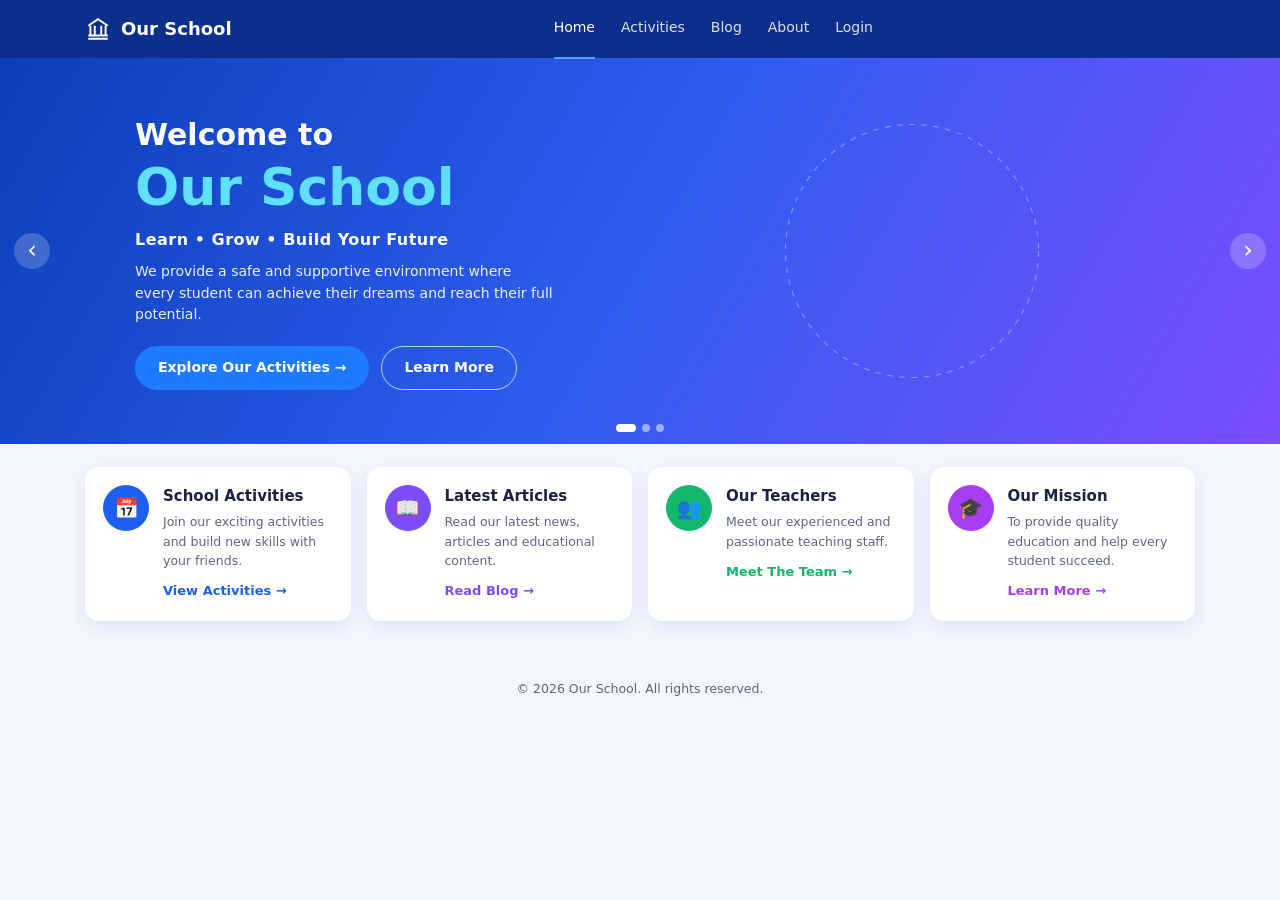
<file: index.html>
<!DOCTYPE html>
<html lang="en">
<head>
  <meta charset="UTF-8">
  <meta name="viewport" content="width=device-width, initial-scale=1.0">
  <title>Our School - Home</title>
  <link rel="stylesheet" href="style.css">
</head>
<body>

<nav class="navbar">
  <div class="nav-inner">
    <input type="checkbox" id="menu-toggle" class="menu-check">
    <a href="index.html" class="logo">
      <svg viewBox="0 0 24 24" fill="none" stroke="#fff" stroke-width="1.8"><path d="M3 9l9-6 9 6M5 9v9M9 9v9M15 9v9M19 9v9M3 21h18M3 18h18"/></svg>
      Our School
    </a>
    <ul class="nav-links">
      <li><a href="index.html" class="active">Home</a></li>
      <li><a href="activities.html">Activities</a></li>
      <li><a href="blog.html">Blog</a></li>
      <li><a href="about.html">About</a></li>
      <li><a href="login.html">Login</a></li>
    </ul>
    <div class="nav-tools">
      <label for="menu-toggle" class="icon-btn menu-btn" aria-label="Menu">&#9776;</label>
    </div>
  </div>
</nav>

<header class="hero">
  <input type="radio" name="slider" id="s1" checked>
  <input type="radio" name="slider" id="s2">
  <input type="radio" name="slider" id="s3">

  <div class="slide slide-1">
    <label for="s3" class="arrow prev" aria-label="Previous">&#8249;</label>
    <label for="s2" class="arrow next" aria-label="Next">&#8250;</label>
    <div class="hero-inner">
      <div>
        <h1>Welcome to <span>Our School</span></h1>
        <p class="tagline">Learn &bull; Grow &bull; Build Your Future</p>
        <p class="desc">We provide a safe and supportive environment where every student can achieve their dreams and reach their full potential.</p>
        <div class="hero-btns">
          <a href="activities.html" class="btn btn-primary">Explore Our Activities &rarr;</a>
          <a href="about.html" class="btn btn-outline">Learn More</a>
        </div>
      </div>
      <div class="hero-art"><svg viewBox="0 0 300 260" fill="none"><circle cx="150" cy="130" r="115" stroke="#fff" stroke-opacity=".35" stroke-dasharray="5 6"/><text x="150" y="160" font-size="130" text-anchor="middle">&#127979;</text><text x="60" y="60" font-size="34">&#127891;</text><text x="225" y="55" font-size="30">&#10024;</text><text x="235" y="200" font-size="30">&#128218;</text></svg></div>
    </div>
  </div>

  <div class="slide slide-2">
    <label for="s1" class="arrow prev" aria-label="Previous">&#8249;</label>
    <label for="s3" class="arrow next" aria-label="Next">&#8250;</label>
    <div class="hero-inner">
      <div>
        <h1>Discover Our <span>Activities</span></h1>
        <p class="tagline">Sports &bull; Arts &bull; Science &bull; Technology</p>
        <p class="desc">Join clubs and workshops that build new skills, spark creativity, and help you make great friends.</p>
        <div class="hero-btns">
          <a href="activities.html" class="btn btn-primary">See Activities &rarr;</a>
          <a href="register.html" class="btn btn-outline">Book Your Place</a>
        </div>
      </div>
      <div class="hero-art"><svg viewBox="0 0 300 260"><text x="150" y="170" font-size="140" text-anchor="middle">&#127912;</text><text x="50" y="70" font-size="40">&#9917;</text><text x="225" y="70" font-size="40">&#129302;</text></svg></div>
    </div>
  </div>

  <div class="slide slide-3">
    <label for="s2" class="arrow prev" aria-label="Previous">&#8249;</label>
    <label for="s1" class="arrow next" aria-label="Next">&#8250;</label>
    <div class="hero-inner">
      <div>
        <h1>Meet Our <span>Teachers</span></h1>
        <p class="tagline">Experienced &bull; Caring &bull; Inspiring</p>
        <p class="desc">Our passionate teaching team helps every student discover what they love and become their best.</p>
        <div class="hero-btns">
          <a href="about.html" class="btn btn-primary">Meet The Team &rarr;</a>
          <a href="blog.html" class="btn btn-outline">Read Our Blog</a>
        </div>
      </div>
      <div class="hero-art"><svg viewBox="0 0 300 260"><text x="150" y="170" font-size="140" text-anchor="middle">&#128105;&#8205;&#127979;</text><text x="55" y="65" font-size="36">&#128161;</text><text x="225" y="75" font-size="36">&#11088;</text></svg></div>
    </div>
  </div>

  <div class="dots">
    <label for="s1"></label>
    <label for="s2"></label>
    <label for="s3"></label>
  </div>
</header>

<section class="features">
  <div class="feature">
    <div class="ic" style="background:#1d5ff0">&#128197;</div>
    <div>
      <h3>School Activities</h3>
      <p>Join our exciting activities and build new skills with your friends.</p>
      <a href="activities.html" style="color:#1d5ff0">View Activities &rarr;</a>
    </div>
  </div>
  <div class="feature">
    <div class="ic" style="background:#7c4dff">&#128214;</div>
    <div>
      <h3>Latest Articles</h3>
      <p>Read our latest news, articles and educational content.</p>
      <a href="blog.html" style="color:#7c4dff">Read Blog &rarr;</a>
    </div>
  </div>
  <div class="feature">
    <div class="ic" style="background:#12b76a">&#128101;</div>
    <div>
      <h3>Our Teachers</h3>
      <p>Meet our experienced and passionate teaching staff.</p>
      <a href="about.html" style="color:#12b76a">Meet The Team &rarr;</a>
    </div>
  </div>
  <div class="feature">
    <div class="ic" style="background:#a63df0">&#127891;</div>
    <div>
      <h3>Our Mission</h3>
      <p>To provide quality education and help every student succeed.</p>
      <a href="about.html" style="color:#a63df0">Learn More &rarr;</a>
    </div>
  </div>
</section>

<footer>&copy; 2026 Our School. All rights reserved.</footer>
</body>
</html>
</file>
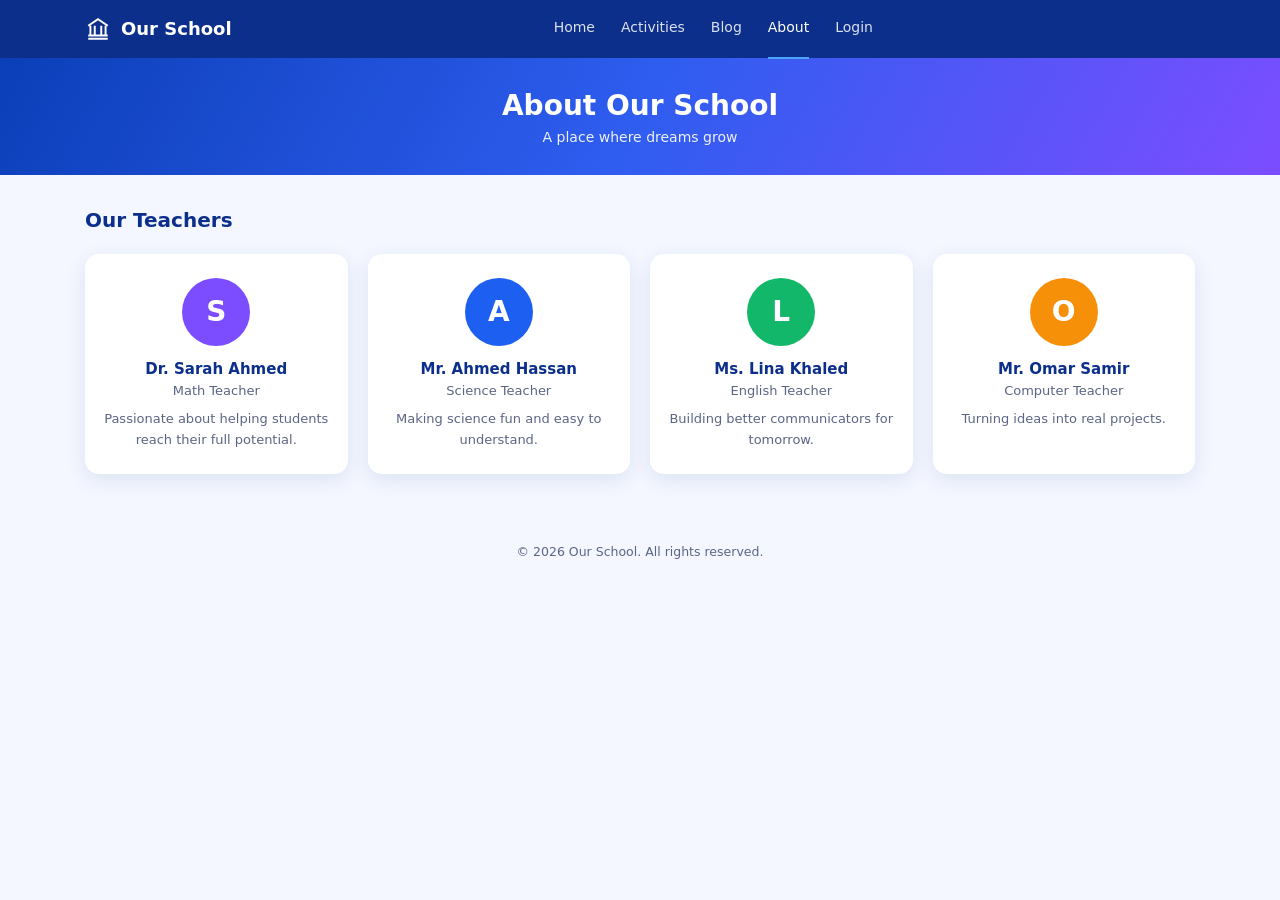
<file: about.html>
<!DOCTYPE html>
<html lang="en">
<head>
  <meta charset="UTF-8">
  <meta name="viewport" content="width=device-width, initial-scale=1.0">
  <title>Our School - About</title>
  <link rel="stylesheet" href="style.css">
</head>
<body>

<nav class="navbar">
  <div class="nav-inner">
    <input type="checkbox" id="menu-toggle" class="menu-check">
    <a href="index.html" class="logo">
      <svg viewBox="0 0 24 24" fill="none" stroke="#fff" stroke-width="1.8"><path d="M3 9l9-6 9 6M5 9v9M9 9v9M15 9v9M19 9v9M3 21h18M3 18h18"/></svg>
      Our School
    </a>
    <ul class="nav-links">
      <li><a href="index.html">Home</a></li>
      <li><a href="activities.html">Activities</a></li>
      <li><a href="blog.html">Blog</a></li>
      <li><a href="about.html" class="active">About</a></li>
      <li><a href="login.html">Login</a></li>
    </ul>
    <div class="nav-tools">
      <label for="menu-toggle" class="icon-btn menu-btn" aria-label="Menu">&#9776;</label>
    </div>
  </div>
</nav>

<div class="banner">
  <h1>About Our School</h1>
  <p>A place where dreams grow</p>
</div>

<main class="container">
  <h2 class="section-title">Our Teachers</h2>
  <div class="grid-4">
    <div class="teacher">
      <div class="avatar" style="background:#7c4dff">S</div>
      <h3>Dr. Sarah Ahmed</h3>
      <div class="role">Math Teacher</div>
      <p>Passionate about helping students reach their full potential.</p>
    </div>
    <div class="teacher">
      <div class="avatar" style="background:#1d5ff0">A</div>
      <h3>Mr. Ahmed Hassan</h3>
      <div class="role">Science Teacher</div>
      <p>Making science fun and easy to understand.</p>
    </div>
    <div class="teacher">
      <div class="avatar" style="background:#12b76a">L</div>
      <h3>Ms. Lina Khaled</h3>
      <div class="role">English Teacher</div>
      <p>Building better communicators for tomorrow.</p>
    </div>
    <div class="teacher">
      <div class="avatar" style="background:#f79009">O</div>
      <h3>Mr. Omar Samir</h3>
      <div class="role">Computer Teacher</div>
      <p>Turning ideas into real projects.</p>
    </div>
  </div>
</main>

<footer>&copy; 2026 Our School. All rights reserved.</footer>
</body>
</html>
</file>
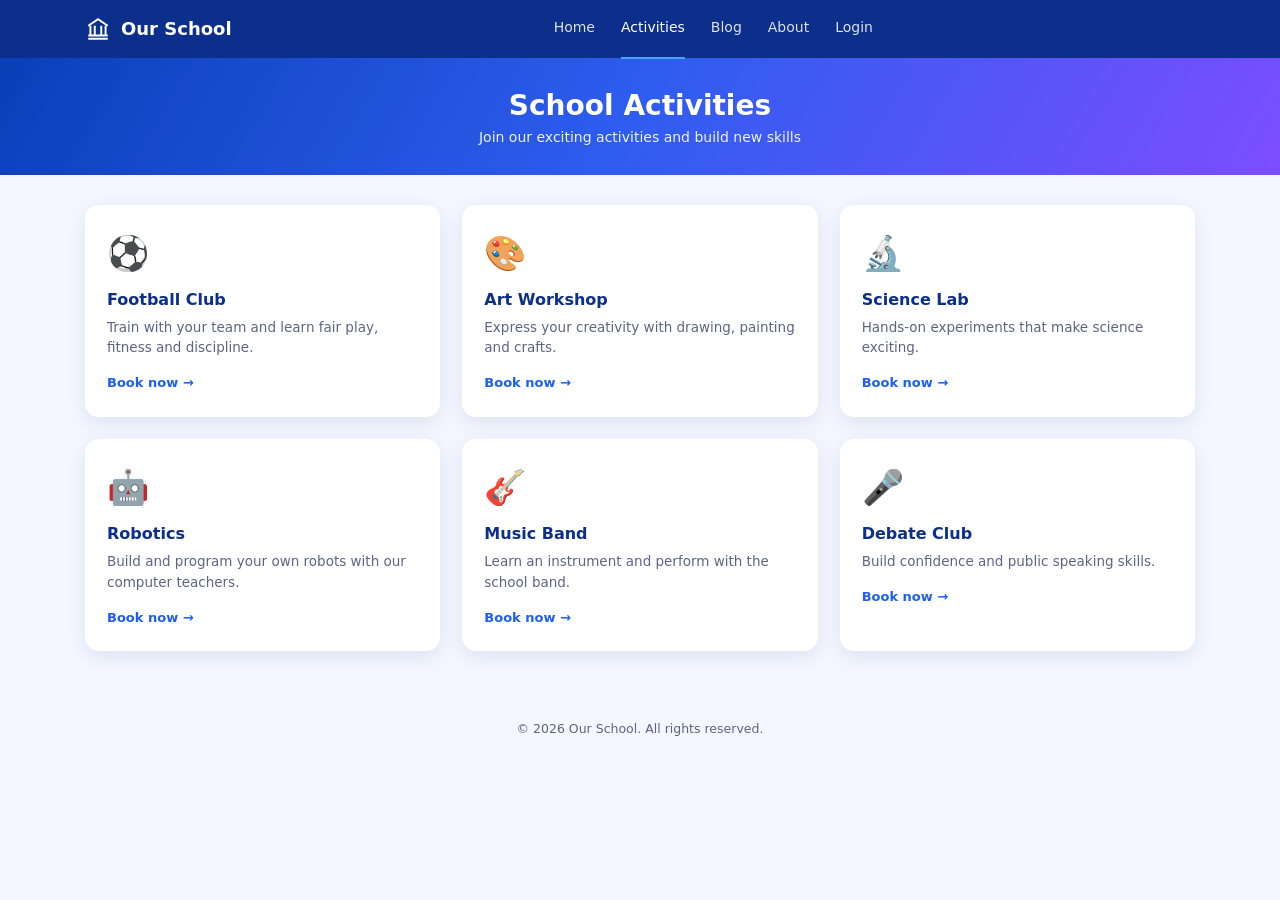
<file: activities.html>
<!DOCTYPE html>
<html lang="en">
<head>
  <meta charset="UTF-8">
  <meta name="viewport" content="width=device-width, initial-scale=1.0">
  <title>Our School - Activities</title>
  <link rel="stylesheet" href="style.css">
</head>
<body>

<nav class="navbar">
  <div class="nav-inner">
    <input type="checkbox" id="menu-toggle" class="menu-check">
    <a href="index.html" class="logo">
      <svg viewBox="0 0 24 24" fill="none" stroke="#fff" stroke-width="1.8"><path d="M3 9l9-6 9 6M5 9v9M9 9v9M15 9v9M19 9v9M3 21h18M3 18h18"/></svg>
      Our School
    </a>
    <ul class="nav-links">
      <li><a href="index.html">Home</a></li>
      <li><a href="activities.html" class="active">Activities</a></li>
      <li><a href="blog.html">Blog</a></li>
      <li><a href="about.html">About</a></li>
      <li><a href="login.html">Login</a></li>
    </ul>
    <div class="nav-tools">
      <label for="menu-toggle" class="icon-btn menu-btn" aria-label="Menu">&#9776;</label>
    </div>
  </div>
</nav>

<div class="banner">
  <h1>School Activities</h1>
  <p>Join our exciting activities and build new skills</p>
</div>

<main class="container">
  <div class="grid-3">
    <div class="act"><div class="em">&#9917;</div><h3>Football Club</h3><p>Train with your team and learn fair play, fitness and discipline.</p><a href="register.html">Book now &rarr;</a></div>
    <div class="act"><div class="em">&#127912;</div><h3>Art Workshop</h3><p>Express your creativity with drawing, painting and crafts.</p><a href="register.html">Book now &rarr;</a></div>
    <div class="act"><div class="em">&#128300;</div><h3>Science Lab</h3><p>Hands-on experiments that make science exciting.</p><a href="register.html">Book now &rarr;</a></div>
    <div class="act"><div class="em">&#129302;</div><h3>Robotics</h3><p>Build and program your own robots with our computer teachers.</p><a href="register.html">Book now &rarr;</a></div>
    <div class="act"><div class="em">&#127928;</div><h3>Music Band</h3><p>Learn an instrument and perform with the school band.</p><a href="register.html">Book now &rarr;</a></div>
    <div class="act"><div class="em">&#127908;</div><h3>Debate Club</h3><p>Build confidence and public speaking skills.</p><a href="register.html">Book now &rarr;</a></div>
  </div>
</main>

<footer>&copy; 2026 Our School. All rights reserved.</footer>
</body>
</html>
</file>
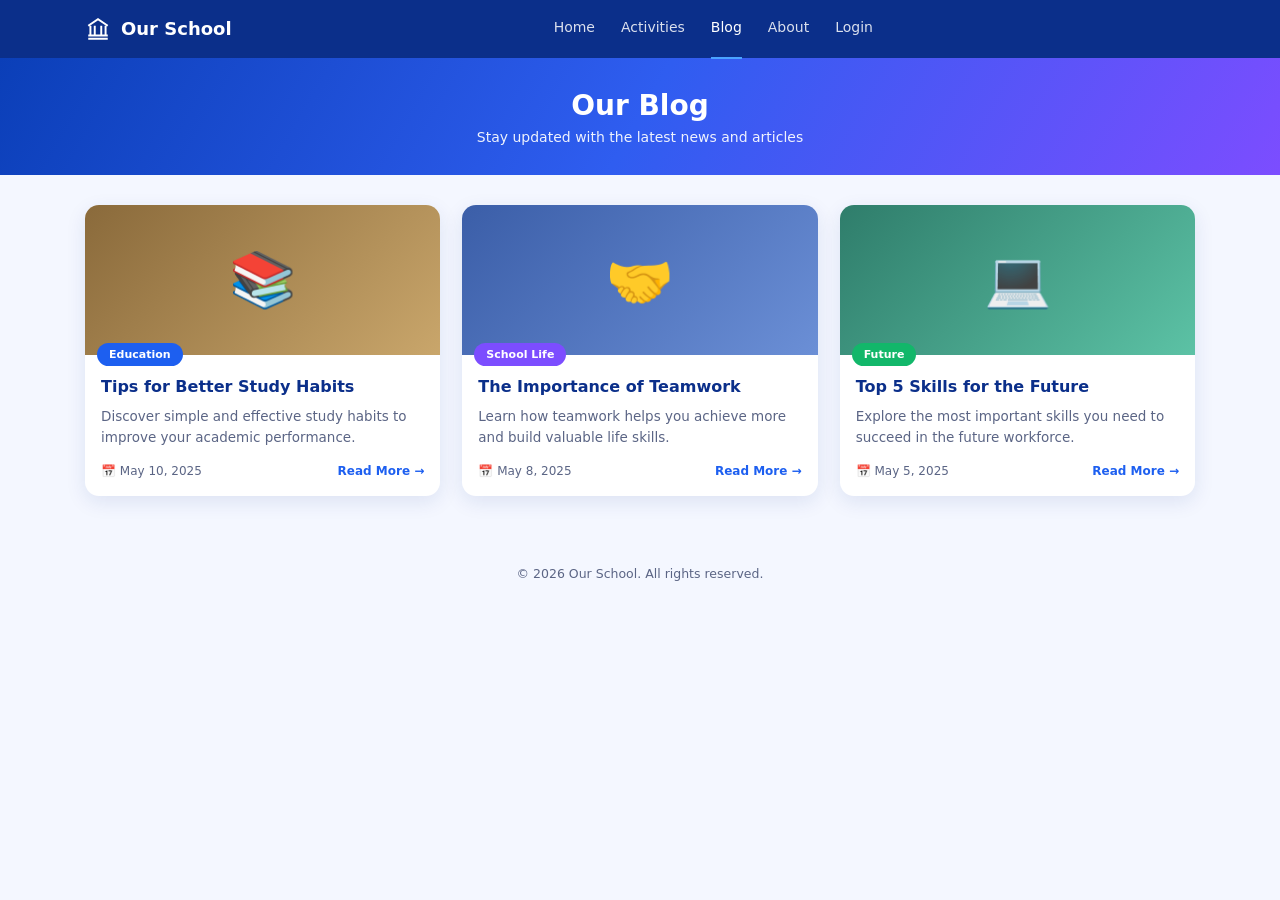
<file: blog.html>
<!DOCTYPE html>
<html lang="en">
<head>
  <meta charset="UTF-8">
  <meta name="viewport" content="width=device-width, initial-scale=1.0">
  <title>Our School - Blog</title>
  <link rel="stylesheet" href="style.css">
</head>
<body>

<nav class="navbar">
  <div class="nav-inner">
    <input type="checkbox" id="menu-toggle" class="menu-check">
    <a href="index.html" class="logo">
      <svg viewBox="0 0 24 24" fill="none" stroke="#fff" stroke-width="1.8"><path d="M3 9l9-6 9 6M5 9v9M9 9v9M15 9v9M19 9v9M3 21h18M3 18h18"/></svg>
      Our School
    </a>
    <ul class="nav-links">
      <li><a href="index.html">Home</a></li>
      <li><a href="activities.html">Activities</a></li>
      <li><a href="blog.html" class="active">Blog</a></li>
      <li><a href="about.html">About</a></li>
      <li><a href="login.html">Login</a></li>
    </ul>
    <div class="nav-tools">
      <label for="menu-toggle" class="icon-btn menu-btn" aria-label="Menu">&#9776;</label>
    </div>
  </div>
</nav>

<div class="banner">
  <h1>Our Blog</h1>
  <p>Stay updated with the latest news and articles</p>
</div>

<main class="container">
  <div class="grid-3">
    <article class="post">
      <div class="thumb" style="background:linear-gradient(135deg,#8a6a3b,#c9a66b)">&#128218;<span class="tag" style="background:#1d5ff0">Education</span></div>
      <div class="body">
        <h3>Tips for Better Study Habits</h3>
        <p>Discover simple and effective study habits to improve your academic performance.</p>
        <div class="meta"><span>&#128197; May 10, 2025</span><a href="#">Read More &rarr;</a></div>
      </div>
    </article>

    <article class="post">
      <div class="thumb" style="background:linear-gradient(135deg,#3b5ea8,#6b8fd6)">&#129309;<span class="tag" style="background:#7c4dff">School Life</span></div>
      <div class="body">
        <h3>The Importance of Teamwork</h3>
        <p>Learn how teamwork helps you achieve more and build valuable life skills.</p>
        <div class="meta"><span>&#128197; May 8, 2025</span><a href="#">Read More &rarr;</a></div>
      </div>
    </article>

    <article class="post">
      <div class="thumb" style="background:linear-gradient(135deg,#2f7d6b,#5cc2a5)">&#128187;<span class="tag" style="background:#12b76a">Future</span></div>
      <div class="body">
        <h3>Top 5 Skills for the Future</h3>
        <p>Explore the most important skills you need to succeed in the future workforce.</p>
        <div class="meta"><span>&#128197; May 5, 2025</span><a href="#">Read More &rarr;</a></div>
      </div>
    </article>
  </div>
</main>

<footer>&copy; 2026 Our School. All rights reserved.</footer>
</body>
</html>
</file>
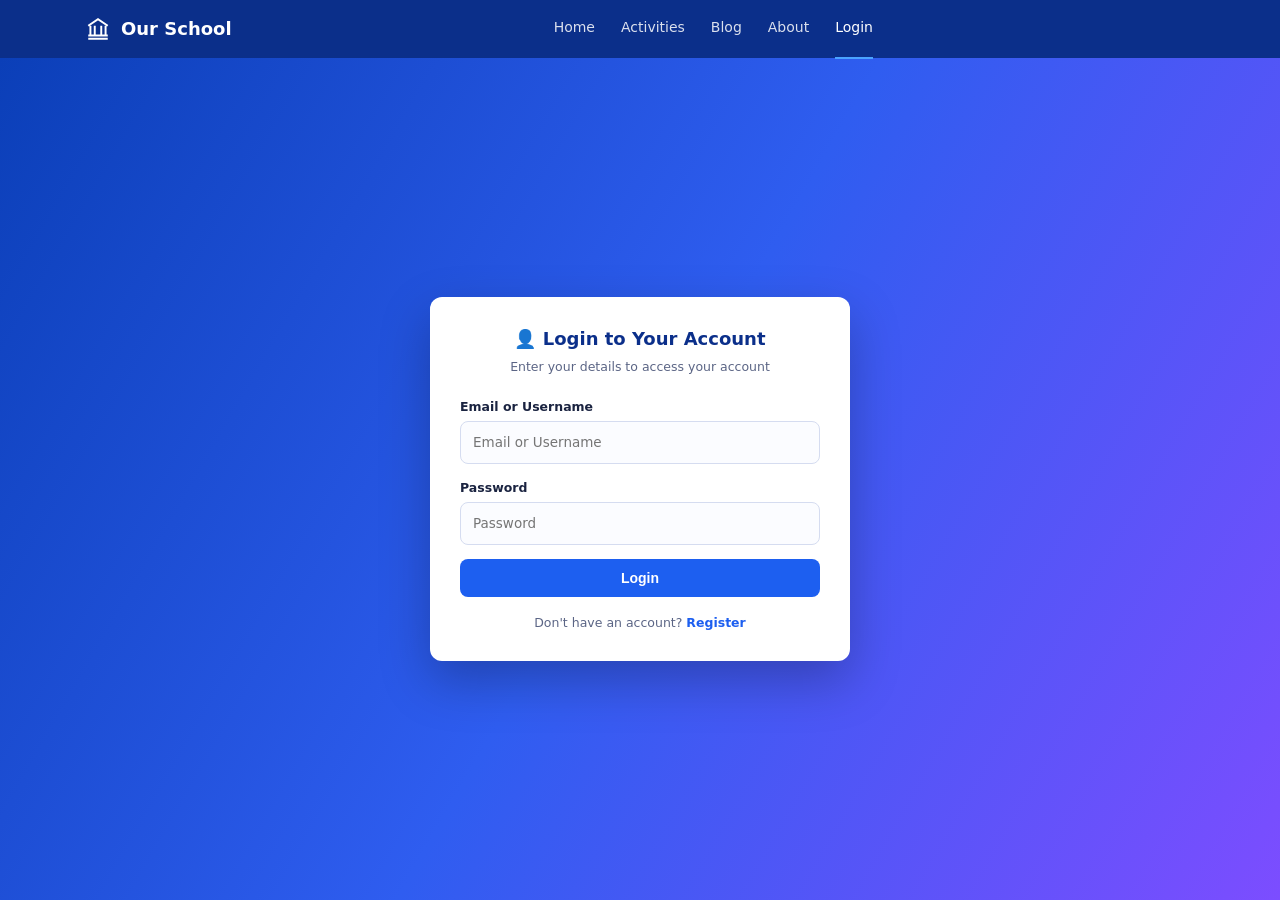
<file: login.html>
<!DOCTYPE html>
<html lang="en">
<head>
  <meta charset="UTF-8">
  <meta name="viewport" content="width=device-width, initial-scale=1.0">
  <title>Our School - Login</title>
  <link rel="stylesheet" href="style.css">
</head>
<body>

<nav class="navbar">
  <div class="nav-inner">
    <input type="checkbox" id="menu-toggle" class="menu-check">
    <a href="index.html" class="logo">
      <svg viewBox="0 0 24 24" fill="none" stroke="#fff" stroke-width="1.8"><path d="M3 9l9-6 9 6M5 9v9M9 9v9M15 9v9M19 9v9M3 21h18M3 18h18"/></svg>
      Our School
    </a>
    <ul class="nav-links">
      <li><a href="index.html">Home</a></li>
      <li><a href="activities.html">Activities</a></li>
      <li><a href="blog.html">Blog</a></li>
      <li><a href="about.html">About</a></li>
      <li><a href="login.html" class="active">Login</a></li>
    </ul>
    <div class="nav-tools">
      <label for="menu-toggle" class="icon-btn menu-btn" aria-label="Menu">&#9776;</label>
    </div>
  </div>
</nav>

<div class="auth-bg">
  <div class="auth-card">
    <h2>&#128100; Login to Your Account</h2>
    <p class="sub">Enter your details to access your account</p>

    <form action="index.html" method="get">
      <div class="field">
        <label for="username">Email or Username</label>
        <input type="text" id="username" name="username" placeholder="Email or Username" required>
      </div>
      <div class="field">
        <label for="password">Password</label>
        <input type="password" id="password" name="password" placeholder="Password" required minlength="6">
      </div>
      <button type="submit" class="btn-block">Login</button>
    </form>

    <p class="foot">Don't have an account? <a href="register.html">Register</a></p>
  </div>
</div>

</body>
</html>
</file>
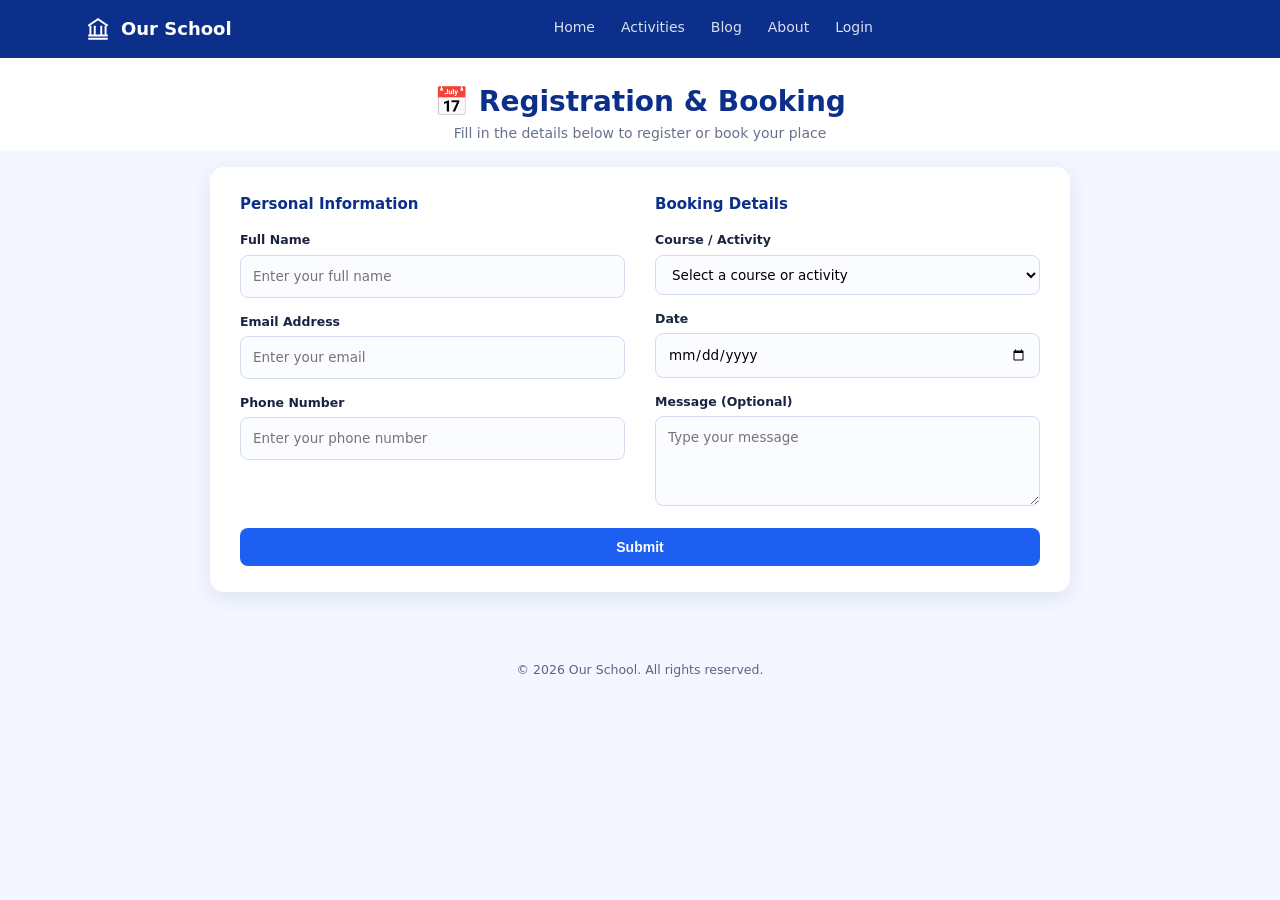
<file: register.html>
<!DOCTYPE html>
<html lang="en">
<head>
  <meta charset="UTF-8">
  <meta name="viewport" content="width=device-width, initial-scale=1.0">
  <title>Our School - Registration &amp; Booking</title>
  <link rel="stylesheet" href="style.css">
</head>
<body>

<nav class="navbar">
  <div class="nav-inner">
    <input type="checkbox" id="menu-toggle" class="menu-check">
    <a href="index.html" class="logo">
      <svg viewBox="0 0 24 24" fill="none" stroke="#fff" stroke-width="1.8"><path d="M3 9l9-6 9 6M5 9v9M9 9v9M15 9v9M19 9v9M3 21h18M3 18h18"/></svg>
      Our School
    </a>
    <ul class="nav-links">
      <li><a href="index.html">Home</a></li>
      <li><a href="activities.html">Activities</a></li>
      <li><a href="blog.html">Blog</a></li>
      <li><a href="about.html">About</a></li>
      <li><a href="login.html">Login</a></li>
    </ul>
    <div class="nav-tools">
      <label for="menu-toggle" class="icon-btn menu-btn" aria-label="Menu">&#9776;</label>
    </div>
  </div>
</nav>

<div class="banner" style="background:#fff;color:var(--navy);padding:22px 20px 6px">
  <h1>&#128197; Registration &amp; Booking</h1>
  <p style="color:var(--muted)">Fill in the details below to register or book your place</p>
</div>

<main class="container" style="padding-top:16px">
  <div class="form-card">
    <form action="thanks.html" method="get">
      <div class="form-cols">
        <div>
          <h3>Personal Information</h3>
          <div class="field">
            <label for="fullname">Full Name</label>
            <input type="text" id="fullname" name="fullname" placeholder="Enter your full name" required minlength="3">
          </div>
          <div class="field">
            <label for="email">Email Address</label>
            <input type="email" id="email" name="email" placeholder="Enter your email" required>
          </div>
          <div class="field">
            <label for="phone">Phone Number</label>
            <input type="tel" id="phone" name="phone" placeholder="Enter your phone number" required pattern="[0-9+\- ]{8,15}" title="Digits only, 8 to 15 characters">
          </div>
        </div>

        <div>
          <h3>Booking Details</h3>
          <div class="field">
            <label for="course">Course / Activity</label>
            <select id="course" name="course" required>
              <option value="">Select a course or activity</option>
              <option>Football Club</option>
              <option>Art Workshop</option>
              <option>Science Lab</option>
              <option>Robotics</option>
              <option>Music Band</option>
              <option>Debate Club</option>
            </select>
          </div>
          <div class="field">
            <label for="date">Date</label>
            <input type="date" id="date" name="date" required>
          </div>
          <div class="field">
            <label for="message">Message (Optional)</label>
            <textarea id="message" name="message" placeholder="Type your message"></textarea>
          </div>
        </div>
      </div>

      <button type="submit" class="btn-block">Submit</button>
    </form>
  </div>
</main>

<footer>&copy; 2026 Our School. All rights reserved.</footer>
</body>
</html>
</file>
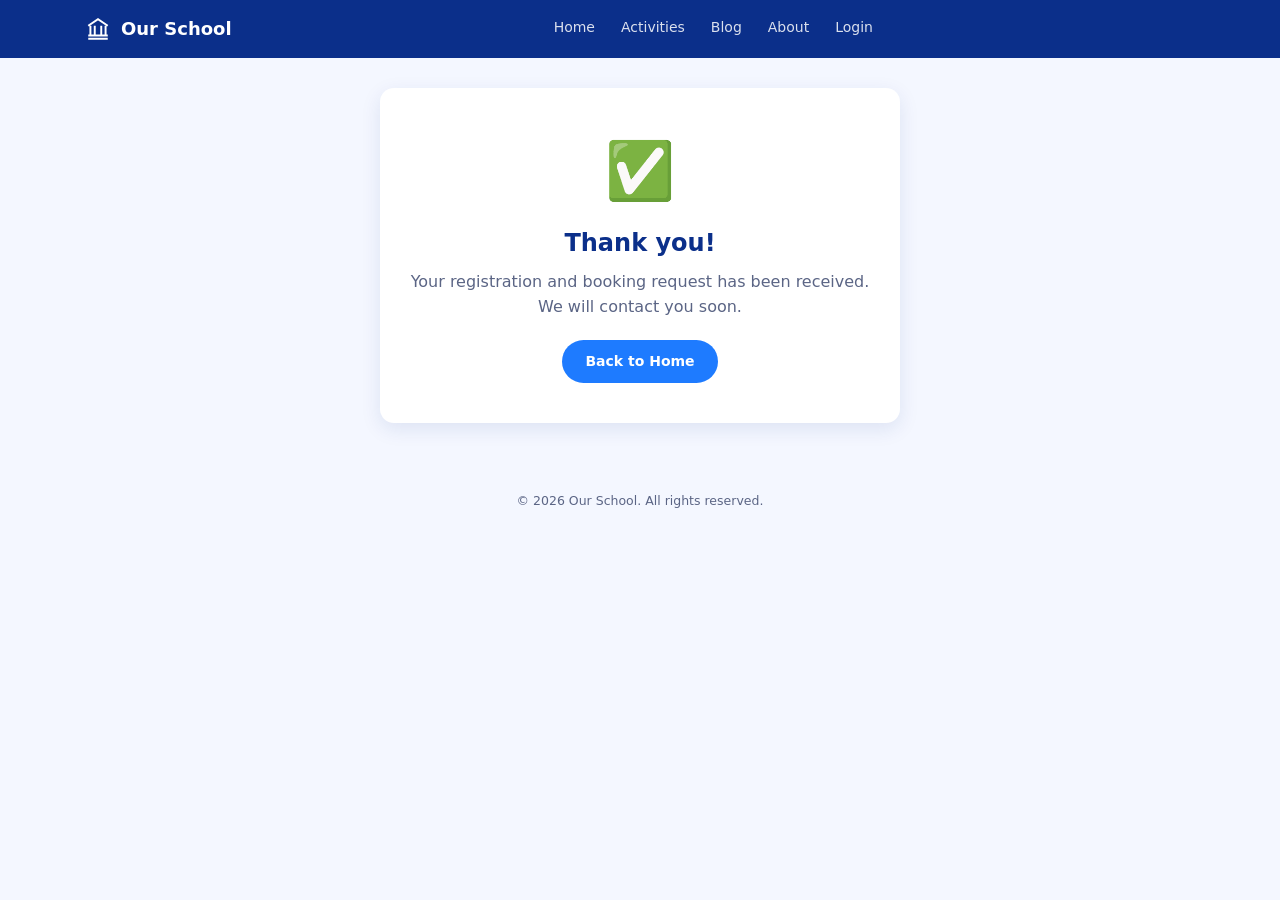
<file: thanks.html>
<!DOCTYPE html>
<html lang="en">
<head>
  <meta charset="UTF-8">
  <meta name="viewport" content="width=device-width, initial-scale=1.0">
  <title>Our School - Thank You</title>
  <link rel="stylesheet" href="style.css">
</head>
<body>

<nav class="navbar">
  <div class="nav-inner">
    <input type="checkbox" id="menu-toggle" class="menu-check">
    <a href="index.html" class="logo">
      <svg viewBox="0 0 24 24" fill="none" stroke="#fff" stroke-width="1.8"><path d="M3 9l9-6 9 6M5 9v9M9 9v9M15 9v9M19 9v9M3 21h18M3 18h18"/></svg>
      Our School
    </a>
    <ul class="nav-links">
      <li><a href="index.html">Home</a></li>
      <li><a href="activities.html">Activities</a></li>
      <li><a href="blog.html">Blog</a></li>
      <li><a href="about.html">About</a></li>
      <li><a href="login.html">Login</a></li>
    </ul>
    <div class="nav-tools">
      <label for="menu-toggle" class="icon-btn menu-btn" aria-label="Menu">&#9776;</label>
    </div>
  </div>
</nav>

<main class="container">
  <div class="thanks">
    <div class="big">&#9989;</div>
    <h2>Thank you!</h2>
    <p>Your registration and booking request has been received. We will contact you soon.</p>
    <a href="index.html" class="btn btn-primary">Back to Home</a>
  </div>
</main>

<footer>&copy; 2026 Our School. All rights reserved.</footer>
</body>
</html>
</file>
<file: style.css>
:root {
  --navy: #0b2f8a;
  --blue: #1d5ff0;
  --purple: #7c4dff;
  --green: #12b76a;
  --bg: #f4f7ff;
  --text: #1a2340;
  --muted: #5b6585;
  --card: #ffffff;
  --radius: 14px;
  --shadow: 0 6px 20px rgba(20, 50, 140, .10);
  --grad: linear-gradient(120deg, #0b3fb8 0%, #2f5df0 50%, #7c4dff 100%);
}

* { box-sizing: border-box; margin: 0; padding: 0; }
html { scroll-behavior: smooth; }
body {
  font-family: "Segoe UI", system-ui, -apple-system, Roboto, Arial, sans-serif;
  background: var(--bg);
  color: var(--text);
  line-height: 1.55;
}
a { color: inherit; text-decoration: none; }
img { max-width: 100%; display: block; }

/* ---------- Navbar ---------- */
.navbar {
  background: var(--navy);
  color: #fff;
  position: sticky;
  top: 0;
  z-index: 50;
}
.nav-inner {
  max-width: 1150px;
  margin: 0 auto;
  padding: 0 20px;
  height: 58px;
  display: flex;
  align-items: center;
  justify-content: space-between;
  gap: 20px;
}
.logo { display: flex; align-items: center; gap: 10px; font-weight: 700; font-size: 18px; }
.logo svg { width: 26px; height: 26px; }
.nav-links { display: flex; gap: 26px; list-style: none; }
.nav-links a { font-size: 14px; padding: 18px 0; display: inline-block; opacity: .85; border-bottom: 2px solid transparent; }
.nav-links a:hover { opacity: 1; }
.nav-links a.active { opacity: 1; border-bottom-color: #4aa3ff; }
.nav-tools { display: flex; align-items: center; gap: 14px; }
.icon-btn { background: none; border: 0; color: #fff; cursor: pointer; font-size: 22px; line-height: 1; padding: 6px; }

/* Mobile menu: a hidden checkbox + a label (no JavaScript needed) */
.menu-check { display: none; }
.menu-btn { display: none; }

/* ---------- Hero slider (radio buttons + CSS only) ---------- */
.hero {
  background: var(--grad);
  color: #fff;
  position: relative;
  overflow: hidden;
}
.hero > input[type="radio"] { position: absolute; opacity: 0; pointer-events: none; }
.slide { display: none; }
#s1:checked ~ .slide-1,
#s2:checked ~ .slide-2,
#s3:checked ~ .slide-3 { display: block; animation: fade .6s; }
@keyframes fade { from { opacity: 0; } to { opacity: 1; } }

.hero-inner {
  max-width: 1150px;
  margin: 0 auto;
  padding: 50px 70px;
  display: grid;
  grid-template-columns: 1.1fr 1fr;
  align-items: center;
  gap: 30px;
  min-height: 330px;
}
.hero h1 { font-size: 30px; font-weight: 600; }
.hero h1 span { display: block; font-size: 52px; font-weight: 800; color: #5ee0ff; line-height: 1.1; }
.hero .tagline { margin: 12px 0 8px; font-weight: 600; letter-spacing: .5px; }
.hero p.desc { max-width: 420px; font-size: 14px; opacity: .92; }
.hero-btns { margin-top: 20px; display: flex; gap: 12px; flex-wrap: wrap; }
.btn {
  display: inline-block;
  padding: 10px 22px;
  border-radius: 999px;
  font-size: 14px;
  font-weight: 600;
  border: 1.5px solid transparent;
  cursor: pointer;
  transition: transform .15s, box-shadow .15s;
}
.btn:hover { transform: translateY(-2px); box-shadow: 0 6px 16px rgba(0,0,0,.2); }
.btn-primary { background: #1e7bff; color: #fff; }
.btn-outline { border-color: rgba(255,255,255,.7); color: #fff; background: transparent; }
.hero-art { display: flex; justify-content: center; align-items: center; }
.hero-art svg { width: 100%; max-width: 330px; height: auto; }

.arrow {
  position: absolute; top: 50%; transform: translateY(-50%);
  background: rgba(255,255,255,.2); color: #fff;
  width: 36px; height: 36px; border-radius: 50%; cursor: pointer;
  font-size: 24px; line-height: 34px; text-align: center; z-index: 5; user-select: none;
}
.arrow:hover { background: rgba(255,255,255,.4); }
.arrow.prev { left: 14px; }
.arrow.next { right: 14px; }

.dots { position: absolute; bottom: 12px; left: 50%; transform: translateX(-50%); display: flex; gap: 6px; z-index: 5; }
.dots label { width: 8px; height: 8px; border-radius: 6px; background: rgba(255,255,255,.5); cursor: pointer; transition: width .2s; }
#s1:checked ~ .dots label:nth-child(1),
#s2:checked ~ .dots label:nth-child(2),
#s3:checked ~ .dots label:nth-child(3) { background: #fff; width: 20px; }

/* ---------- Page banner ---------- */
.banner {
  background: var(--grad);
  color: #fff;
  text-align: center;
  padding: 26px 20px;
}
.banner h1 { font-size: 28px; }
.banner p { font-size: 14px; opacity: .92; }

/* ---------- Layout ---------- */
.container { max-width: 1150px; margin: 0 auto; padding: 30px 20px 50px; }
.section-title { font-size: 20px; color: var(--navy); margin-bottom: 18px; }

/* ---------- Feature cards (home) ---------- */
.features {
  max-width: 1150px;
  margin: -1px auto 0;
  padding: 24px 20px 40px;
  display: grid;
  grid-template-columns: repeat(4, 1fr);
  gap: 16px;
}
.feature {
  background: var(--card);
  border-radius: var(--radius);
  box-shadow: var(--shadow);
  padding: 18px;
  display: flex;
  gap: 14px;
  transition: transform .2s;
}
.feature:hover { transform: translateY(-4px); }
.feature .ic {
  flex: 0 0 46px; height: 46px; border-radius: 50%;
  display: grid; place-items: center; color: #fff; font-size: 20px;
}
.feature h3 { font-size: 15px; margin-bottom: 4px; }
.feature p { font-size: 12.5px; color: var(--muted); margin-bottom: 8px; }
.feature a { font-size: 13px; font-weight: 700; }

/* ---------- Blog ---------- */
.grid-3 { display: grid; grid-template-columns: repeat(3, 1fr); gap: 22px; }
.post {
  background: var(--card); border-radius: var(--radius); box-shadow: var(--shadow);
  overflow: hidden; display: flex; flex-direction: column; transition: transform .2s;
}
.post:hover { transform: translateY(-4px); }
.post .thumb { height: 150px; display: grid; place-items: center; font-size: 54px; color: #fff; position: relative; }
.tag {
  position: absolute; left: 12px; bottom: -11px; font-size: 11px; font-weight: 700;
  color: #fff; padding: 3px 12px; border-radius: 999px;
}
.post .body { padding: 20px 16px 16px; display: flex; flex-direction: column; flex: 1; }
.post h3 { font-size: 16px; margin-bottom: 6px; color: var(--navy); }
.post p { font-size: 13.5px; color: var(--muted); flex: 1; }
.post .meta { display: flex; justify-content: space-between; align-items: center; margin-top: 14px; font-size: 12px; color: var(--muted); }
.post .meta a { color: var(--blue); font-weight: 700; }

/* ---------- Teachers ---------- */
.grid-4 { display: grid; grid-template-columns: repeat(4, 1fr); gap: 20px; }
.teacher {
  background: var(--card); border-radius: var(--radius); box-shadow: var(--shadow);
  text-align: center; padding: 24px 16px; transition: transform .2s;
}
.teacher:hover { transform: translateY(-4px); }
.avatar {
  width: 68px; height: 68px; border-radius: 50%; margin: 0 auto 12px;
  display: grid; place-items: center; font-size: 28px; color: #fff; font-weight: 700;
}
.teacher h3 { font-size: 15px; color: var(--navy); }
.teacher .role { font-size: 13px; color: var(--muted); margin-bottom: 8px; }
.teacher p { font-size: 13px; color: var(--muted); }

/* ---------- Auth pages ---------- */
.auth-bg {
  background: var(--grad);
  min-height: calc(100vh - 58px);
  display: grid; place-items: center; padding: 30px 16px;
}
.auth-card {
  background: #fff; border-radius: 12px; width: 100%; max-width: 420px;
  padding: 28px 30px; box-shadow: 0 20px 50px rgba(0,0,0,.25);
}
.auth-card h2 { text-align: center; font-size: 18px; color: var(--navy); }
.auth-card .sub { text-align: center; font-size: 12.5px; color: var(--muted); margin: 4px 0 20px; }
.auth-card .foot { text-align: center; font-size: 12.5px; color: var(--muted); margin-top: 16px; }
.auth-card .foot a { color: var(--blue); font-weight: 700; }

/* ---------- Forms (validation is done by HTML attributes) ---------- */
.field { margin-bottom: 14px; }
.field label { display: block; font-size: 12.5px; font-weight: 600; margin-bottom: 5px; }
.field input, .field select, .field textarea {
  width: 100%; padding: 10px 12px; border: 1px solid #d5dcf0; border-radius: 8px;
  font: inherit; font-size: 13.5px; background: #fbfcff; outline: none;
}
.field input:focus, .field select:focus, .field textarea:focus {
  border-color: var(--blue); box-shadow: 0 0 0 3px rgba(29,95,240,.15);
}
.field input:user-invalid, .field select:user-invalid { border-color: #d92d20; }
.field input:user-valid, .field select:user-valid { border-color: #12b76a; }
.field textarea { resize: vertical; min-height: 90px; }
.btn-block { width: 100%; background: var(--blue); color: #fff; padding: 11px; border-radius: 8px; border: 0; font-weight: 700; font-size: 14px; cursor: pointer; }
.btn-block:hover { background: #1650cc; }
.btn-block.link { display: block; text-align: center; }

.form-card {
  background: #fff; border-radius: var(--radius); box-shadow: var(--shadow);
  max-width: 860px; margin: 0 auto; padding: 26px 30px;
}
.form-cols { display: grid; grid-template-columns: 1fr 1fr; gap: 30px; }
.form-cols h3 { font-size: 15px; margin-bottom: 14px; color: var(--navy); }

/* ---------- Thank-you page ---------- */
.thanks { text-align: center; max-width: 520px; margin: 0 auto; background: #fff; border-radius: var(--radius); box-shadow: var(--shadow); padding: 40px 30px; }
.thanks .big { font-size: 56px; }
.thanks h2 { color: var(--navy); margin: 10px 0 8px; }
.thanks p { color: var(--muted); margin-bottom: 20px; }

/* ---------- Activities ---------- */
.act { background: #fff; border-radius: var(--radius); box-shadow: var(--shadow); padding: 22px; transition: transform .2s; }
.act:hover { transform: translateY(-4px); }
.act .em { font-size: 34px; }
.act h3 { margin: 8px 0 4px; color: var(--navy); font-size: 16px; }
.act p { font-size: 13.5px; color: var(--muted); margin-bottom: 12px; }
.act a { color: var(--blue); font-weight: 700; font-size: 13px; }

/* ---------- Footer ---------- */
footer { text-align: center; padding: 18px; font-size: 12.5px; color: var(--muted); }

/* ---------- Responsive ---------- */
@media (max-width: 900px) {
  .features { grid-template-columns: repeat(2, 1fr); }
  .grid-3 { grid-template-columns: repeat(2, 1fr); }
  .grid-4 { grid-template-columns: repeat(2, 1fr); }
  .hero-inner { grid-template-columns: 1fr; padding: 40px 60px; text-align: center; }
  .hero p.desc { margin: 0 auto; }
  .hero-btns { justify-content: center; }
  .hero-art { display: none; }
}
@media (max-width: 680px) {
  .menu-btn { display: block; }
  .nav-links {
    display: none; position: absolute; top: 58px; left: 0; right: 0;
    background: var(--navy); flex-direction: column; gap: 0; padding: 6px 20px 14px;
  }
  .menu-check:checked ~ .nav-links { display: flex; }
  .nav-links a { padding: 11px 0; display: block; }
  .features, .grid-3, .grid-4, .form-cols { grid-template-columns: 1fr; }
  .hero-inner { padding: 40px 54px; }
  .hero h1 span { font-size: 40px; }
}
</file>
